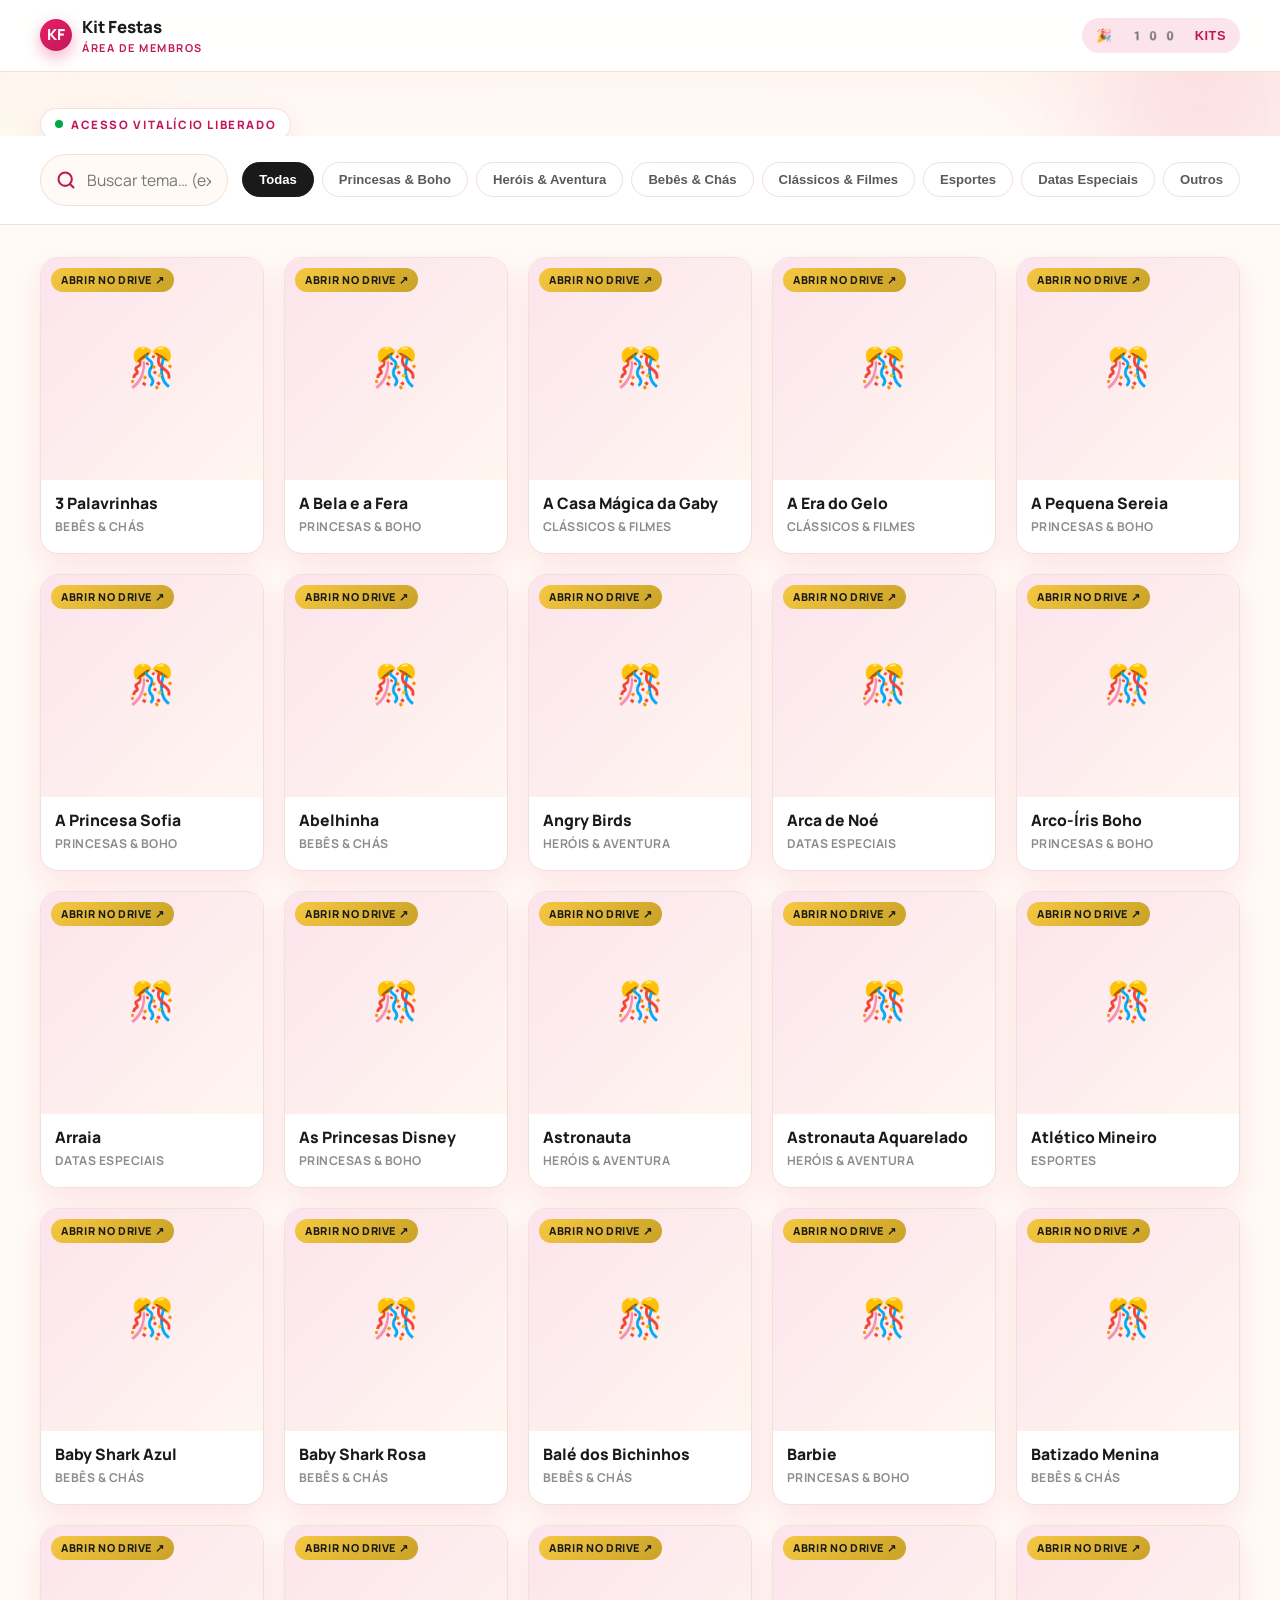
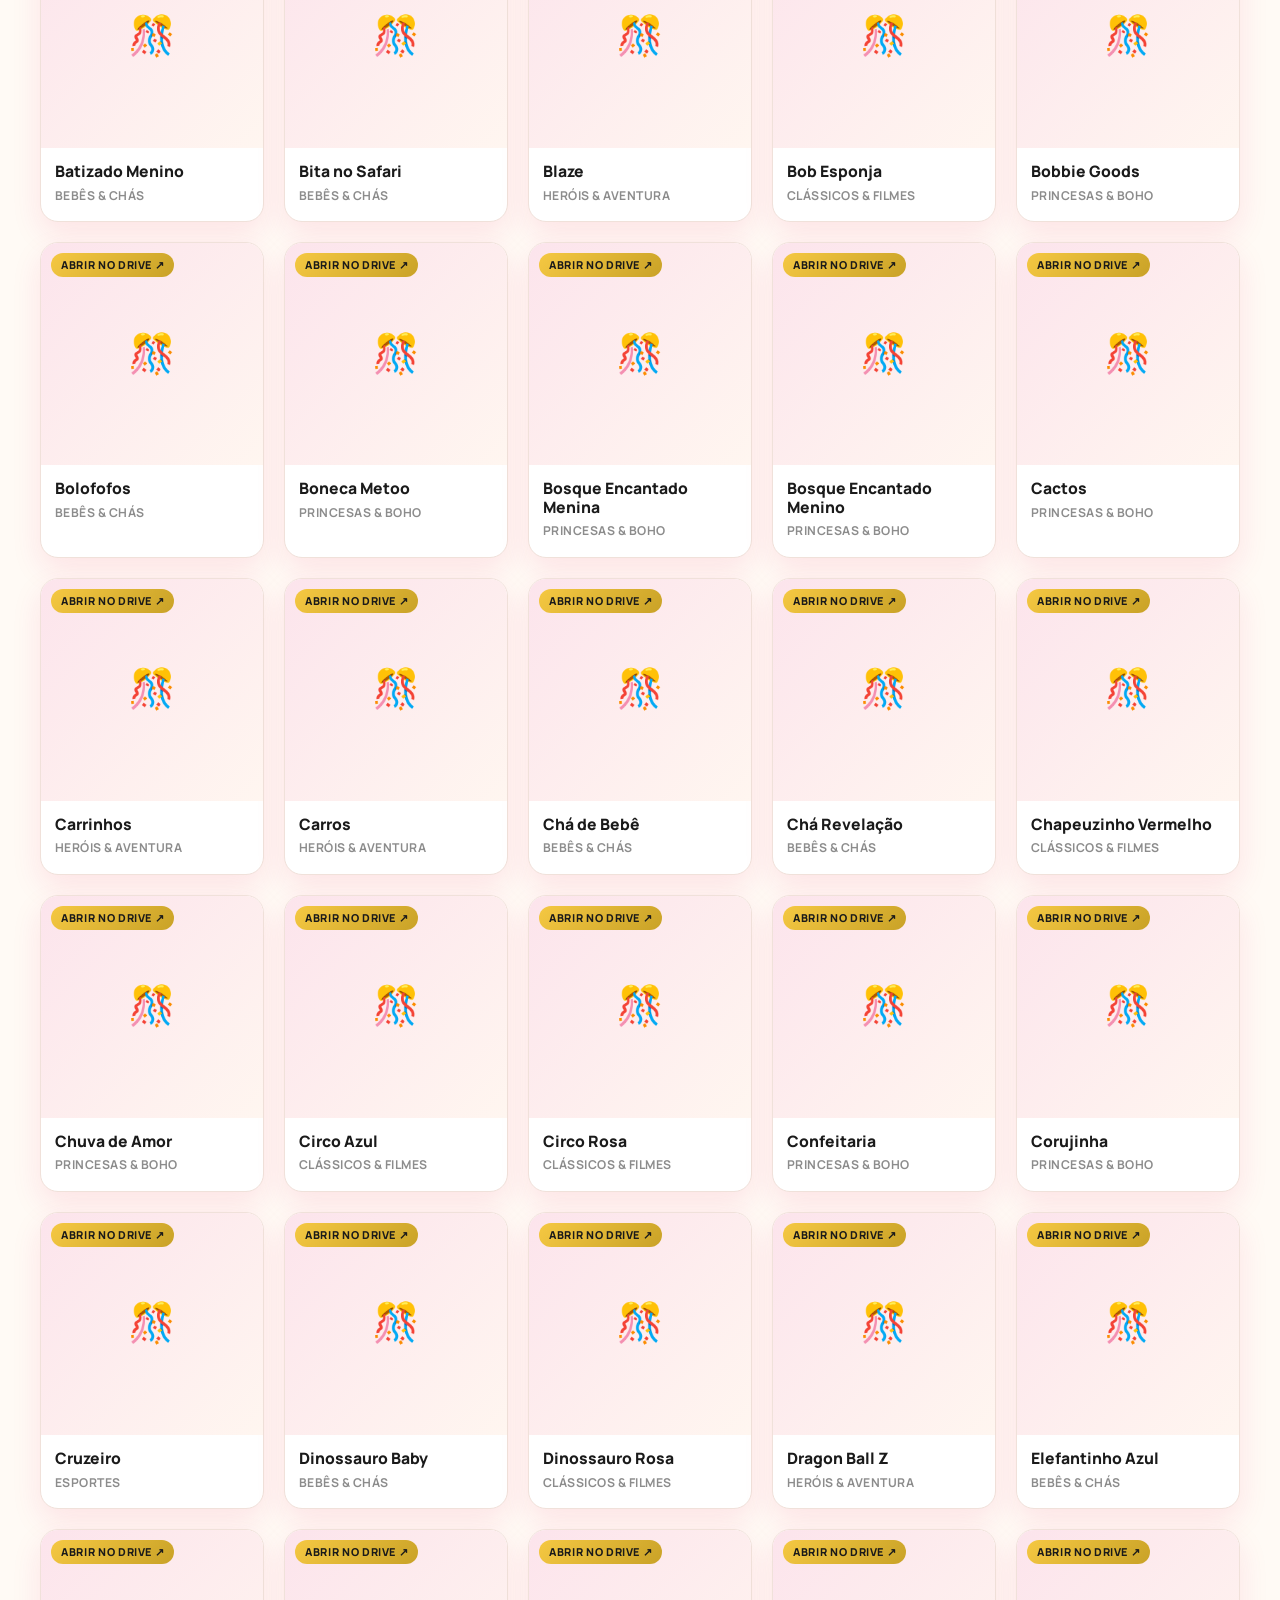
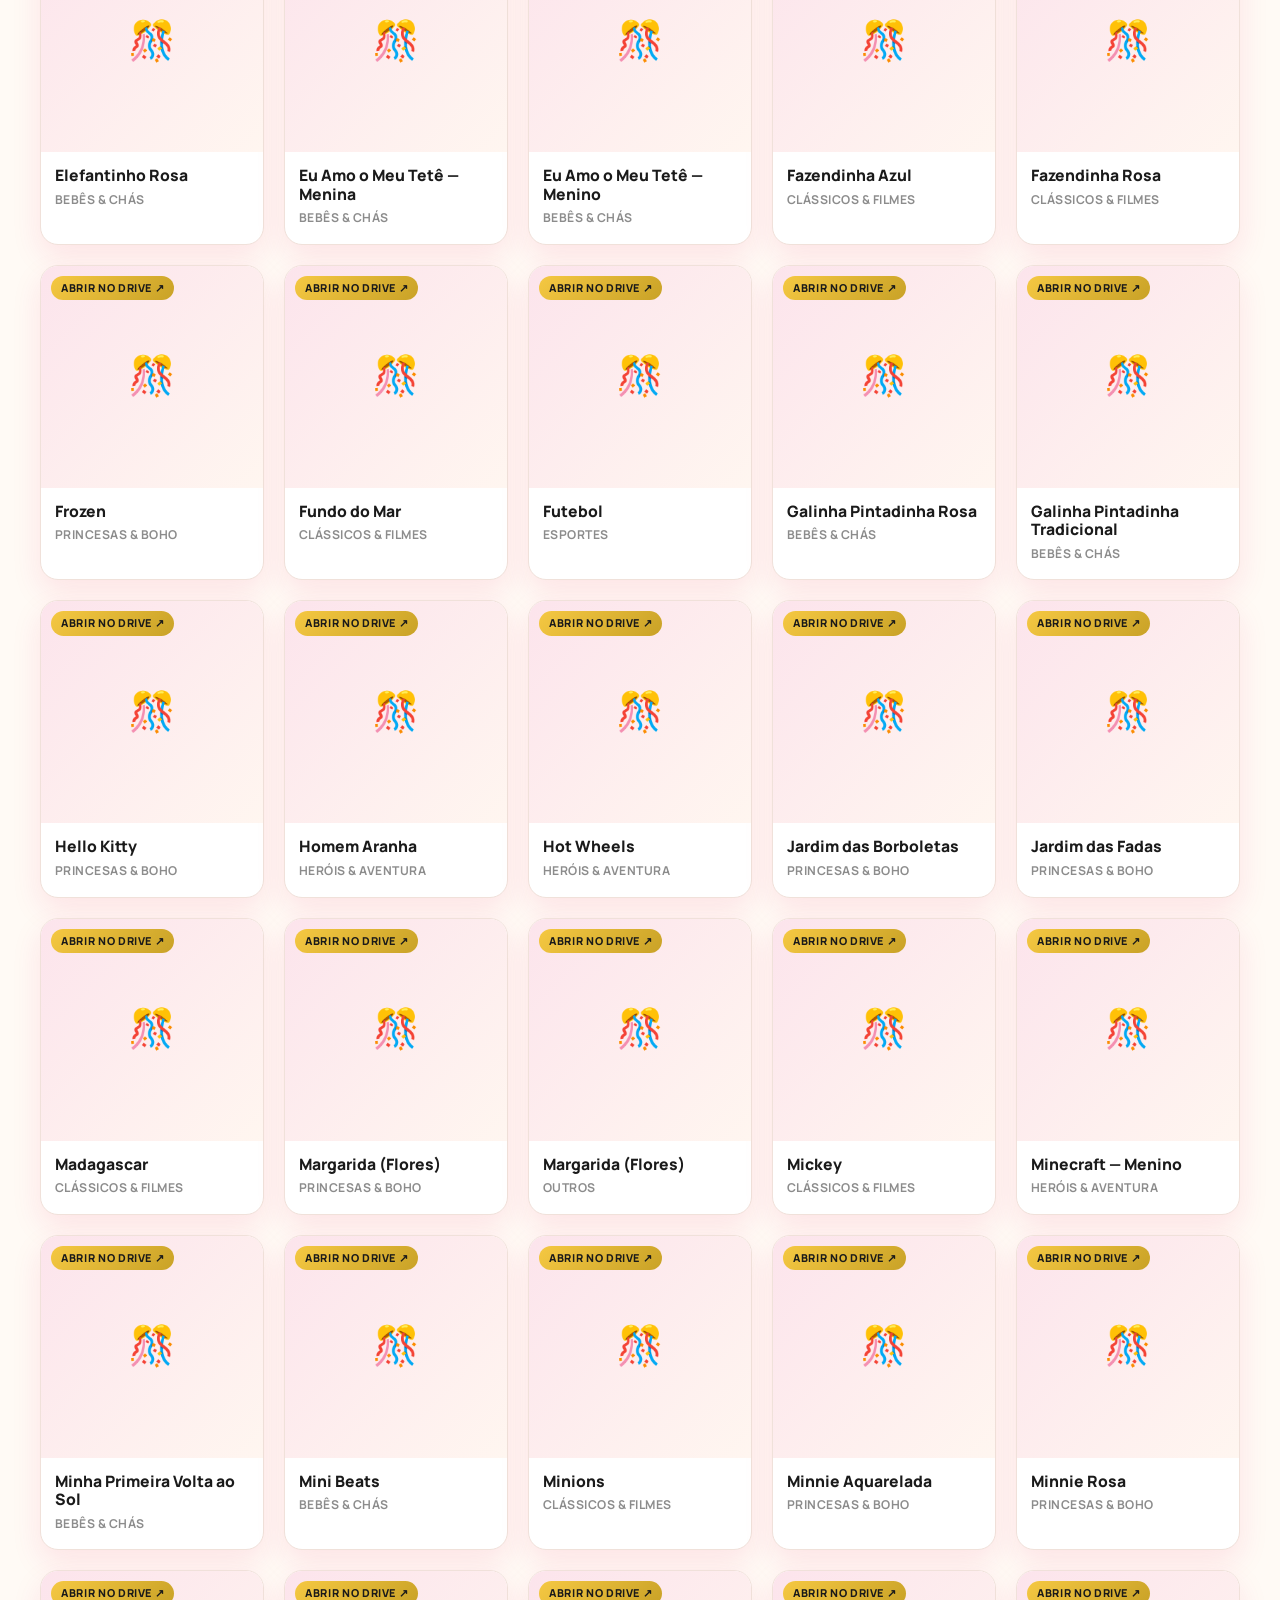
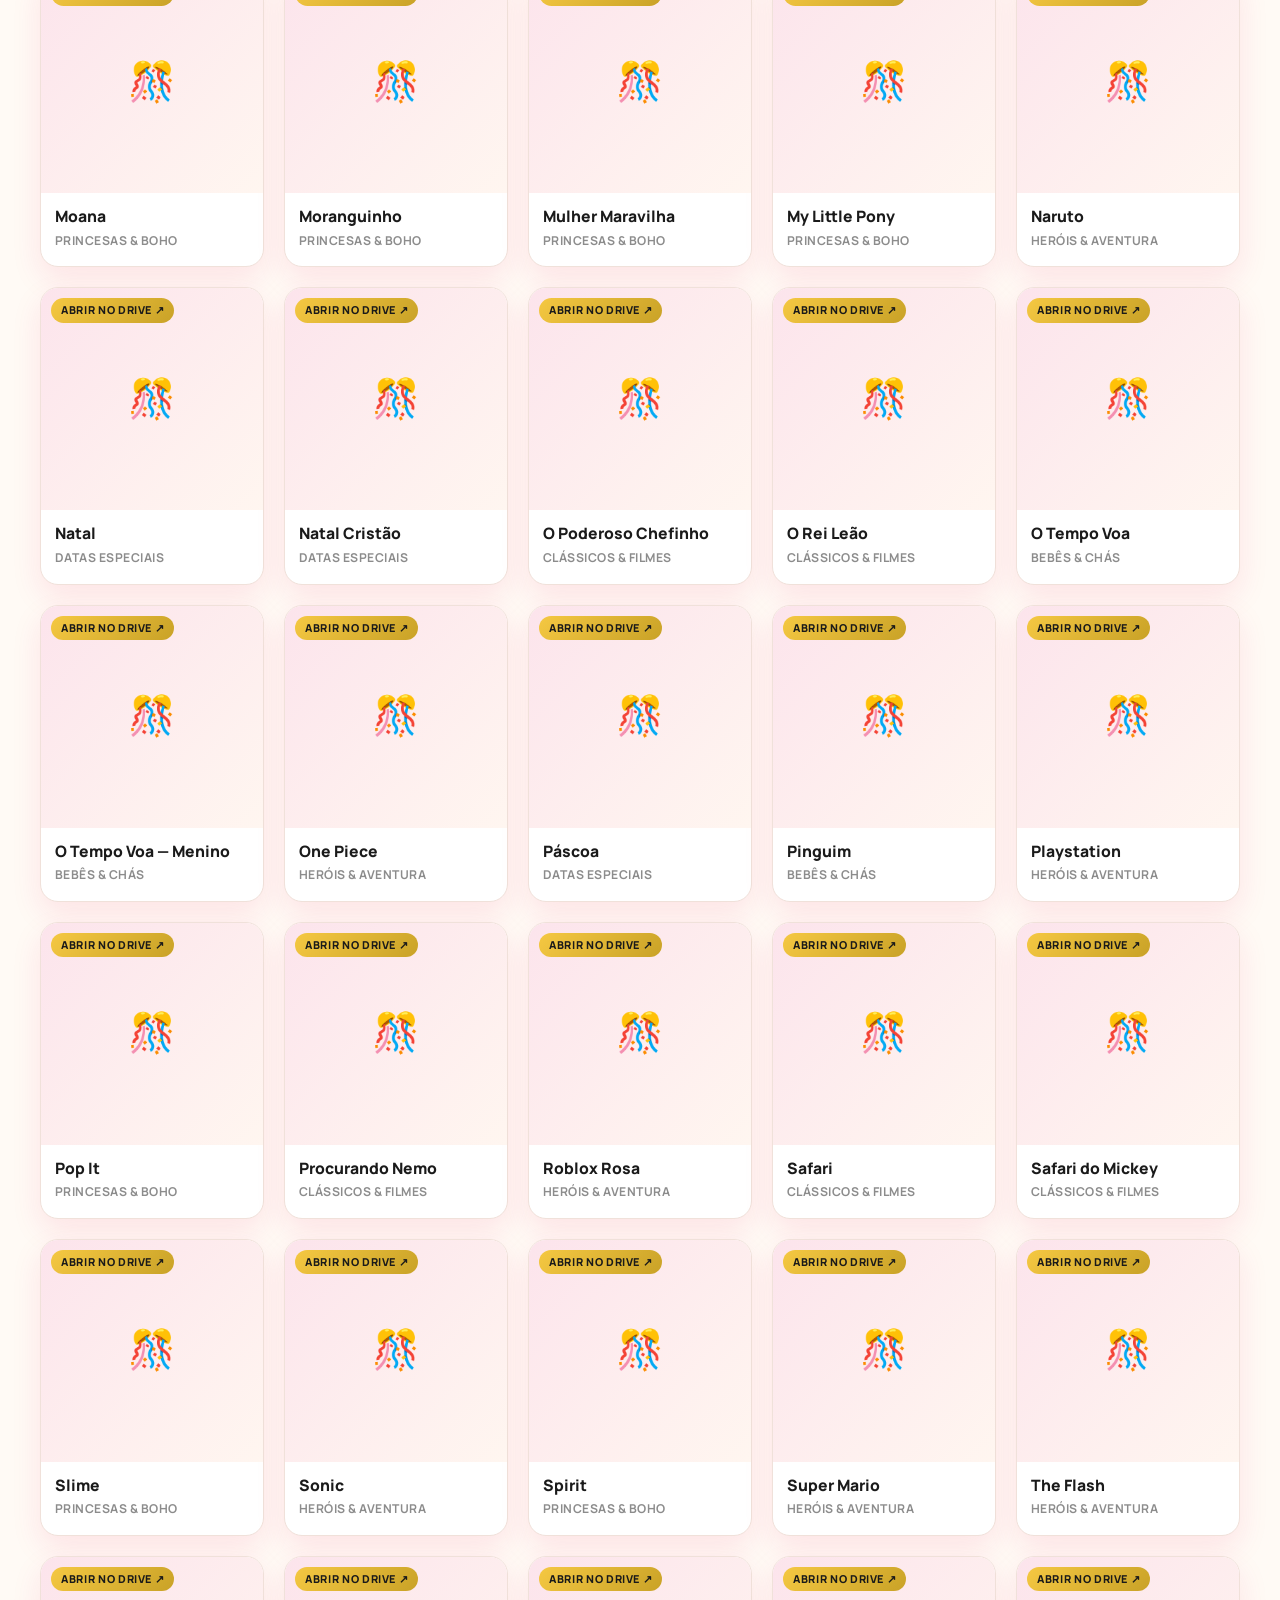
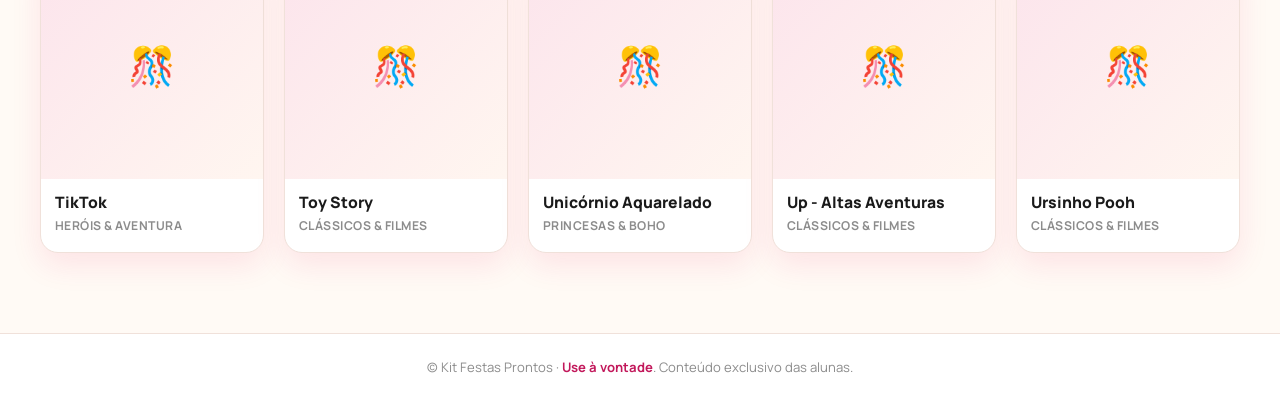
<file: membros/index.html>
<!DOCTYPE html>
<html lang="pt-BR">

<head>
    <meta charset="UTF-8">
    <meta name="viewport" content="width=device-width, initial-scale=1" />
    <title>Meus Kits · Área de Membros · Kit Festas</title>
    <meta name="robots" content="noindex,nofollow">
    <link rel="preconnect" href="https://fonts.googleapis.com">
    <link rel="preconnect" href="https://fonts.gstatic.com" crossorigin>
    <link
        href="https://fonts.googleapis.com/css2?family=Manrope:wght@400;500;600;700;800;900&family=Open+Sans:wght@400;500;600;700&display=swap"
        rel="stylesheet">
    <link rel="stylesheet" href="styles.css">
</head>

<body>
    <header class="kf-header">
        <div class="container">
            <div class="row">
                <a class="kf-logo" href="index.html">
                    <span class="dot">KF</span>
                    <span>Kit Festas
                        <small>Área de Membros</small>
                    </span>
                </a>
                <div class="kf-header-actions">
                    <span class="kf-chip-soft apple-emoji">🎉 100 Kits</span>
                </div>
            </div>
        </div>
    </header>

    <section class="dash-hero">
        <div class="blob pink"></div>
        <div class="blob gold"></div>
        <div class="container">
            <span class="dash-eyebrow reveal"><span class="pulse"></span> Acesso vitalício liberado</span>
            <h1 class="dash-title reveal">Seu acervo de festa <span style="background:var(--brand);color:#fff;padding:2px 12px;border-radius:6px;">pronto para vender</span></h1>
            <p class="dash-sub reveal">Escolha um tema abaixo e abra a pasta no Google Drive com todos os moldes, papéis digitais e imagens. Tudo organizado para você imprimir hoje e <b>entregar amanhã</b>.</p>

            <div class="dash-stats reveal">
                <div class="dash-stat">
                    <div class="num" id="statThemes">—</div>
                    <div class="lbl">Temas</div>
                </div>
                <div class="dash-stat">
                    <div class="num">PDF</div>
                    <div class="lbl">Moldes prontos</div>
                </div>
                <div class="dash-stat">
                    <div class="num">JPG</div>
                    <div class="lbl">Papéis digitais</div>
                </div>
                <div class="dash-stat">
                    <div class="num">PNG</div>
                    <div class="lbl">Imagens</div>
                </div>
            </div>
        </div>
    </section>

    <section class="dash-tools">
        <div class="container">
            <div class="row">
                <div class="search-wrap">
                    <svg width="20" height="20" viewBox="0 0 24 24" fill="none" stroke="currentColor" stroke-width="2.5" stroke-linecap="round" stroke-linejoin="round"><circle cx="11" cy="11" r="8"></circle><path d="m21 21-4.3-4.3"></path></svg>
                    <input type="text" id="search" placeholder="Buscar tema… (ex: Barbie, Mickey, Chá de Bebê)">
                </div>
                <div class="chip-row" id="chips"></div>
            </div>
        </div>
    </section>

    <section class="dash-content">
        <div class="container">
            <div id="grid" class="themes-grid"></div>
            <div id="emptyState" class="empty-state" style="display:none;">
                <div class="emoji apple-emoji">🔎</div>
                <h3 style="font-weight:900; margin-bottom:6px;">Nenhum tema encontrado</h3>
                <p>Tente outro termo ou troque a categoria.</p>
            </div>
        </div>
    </section>

    <footer class="kf-footer">
        <div class="container">© Kit Festas Prontos · <b>Use à vontade</b>. Conteúdo exclusivo das alunas.</div>
    </footer>

    <script src="manifest.js"></script>
    <script src="app.js"></script>
    <script>
        let state = { themes: [], filtered: [], cat: 'todas', q: '' };

        function render() {
            const grid = document.getElementById('grid');
            const empty = document.getElementById('emptyState');
            const q = state.q.toLowerCase().trim();
            const filtered = state.themes.filter(t => {
                if (state.cat !== 'todas' && t.category !== state.cat) return false;
                if (q && !t.name.toLowerCase().includes(q)) return false;
                return true;
            });

            grid.innerHTML = '';
            if (filtered.length === 0) { empty.style.display = 'block'; return; }
            empty.style.display = 'none';

            const frag = document.createDocumentFragment();
            filtered.forEach((t, i) => {
                const card = document.createElement('a');
                card.className = 'theme-card';
                card.href = t.driveUrl;
                card.target = '_blank';
                card.rel = 'noopener noreferrer';
                card.style.animationDelay = `${Math.min(i * 30, 400)}ms`;

                const cover = document.createElement('div');
                cover.className = 'theme-cover';
                const ph = document.createElement('div');
                ph.className = 'placeholder apple-emoji';
                ph.textContent = '🎊';
                cover.appendChild(ph);

                const badge = document.createElement('span');
                badge.className = 'theme-badge full';
                badge.textContent = 'Abrir no Drive ↗';
                cover.appendChild(badge);

                const meta = document.createElement('div');
                meta.className = 'theme-meta';
                meta.innerHTML = `<div class="theme-name">${t.name}</div><div class="theme-cat">${categoryLabel(t.category)}</div>`;

                card.appendChild(cover);
                card.appendChild(meta);
                frag.appendChild(card);
            });
            grid.appendChild(frag);
        }

        function categoryLabel(id) {
            const c = (KF.manifest.categories || []).find(x => x.id === id);
            return c ? c.label : 'Outros';
        }

        function renderChips() {
            const wrap = document.getElementById('chips');
            wrap.innerHTML = '';
            KF.manifest.categories.forEach(c => {
                const b = document.createElement('button');
                b.type = 'button';
                b.className = 'chip' + (c.id === state.cat ? ' active' : '');
                b.textContent = c.label;
                b.addEventListener('click', () => { state.cat = c.id; renderChips(); render(); });
                wrap.appendChild(b);
            });
        }

        (async () => {
            const m = await KF.loadManifest();
            state.themes = m.themes;
            document.getElementById('statThemes').textContent = KF.fmt(m.themesCount);
            renderChips();
            render();
            KF.reveal();
        })();

        document.getElementById('search').addEventListener('input', (e) => {
            state.q = e.target.value; render();
        });
    </script>
</body>

</html>
</file>
<file: membros/styles.css>
/* ===== Área de Membros — Kit Festas =====
   Identidade visual herdada de /lp/index.html
   Rosa #E91E63 + Dourado #F5C842 + Creme #FFF6F0
================================================= */

:root {
    --brand: #E91E63;
    --brand-dark: #C2185B;
    --brand-soft: #FCE4EC;
    --gold: #F5C842;
    --gold-dark: #C9A227;
    --cream: #FFF6F0;
    --bg-soft: #FFFAF5;
    --ink: #1A1A1A;
    --ink-soft: #5A5A5A;
    --muted: #8C8C8C;
    --line: #F0E1DA;
    --green: #00A847;
    --green-dark: #008638;
    --red: #DC2626;

    --shadow-soft: 0 12px 30px rgba(233, 30, 99, 0.10);
    --shadow-card: 0 16px 40px rgba(26, 26, 26, 0.08);
    --shadow-cta: 0 14px 30px rgba(245, 200, 66, 0.45);
    --radius-card: 18px;
    --radius-pill: 9999px;
}

* { margin: 0; padding: 0; box-sizing: border-box; }

html, body { height: 100%; }

body {
    font-family: 'Manrope', sans-serif;
    background: var(--bg-soft);
    color: var(--ink);
    line-height: 1.5;
    -webkit-font-smoothing: antialiased;
    min-height: 100vh;
    display: flex;
    flex-direction: column;
}

img { max-width: 100%; height: auto; display: block; }

a { color: inherit; text-decoration: none; }

.container { max-width: 1240px; margin: 0 auto; padding: 0 20px; width: 100%; }

.apple-emoji {
    font-family: "Apple Color Emoji", "Segoe UI Emoji", "Noto Color Emoji", sans-serif;
}

/* ===== Reveal ===== */
.reveal {
    opacity: 0;
    transform: translateY(24px);
    transition: opacity .6s cubic-bezier(.4,0,.2,1), transform .6s cubic-bezier(.4,0,.2,1);
}
.reveal.visible { opacity: 1; transform: none; }

/* ===== Header ===== */
.kf-header {
    background: #fff;
    border-bottom: 1px solid var(--line);
    position: sticky;
    top: 0;
    z-index: 50;
    backdrop-filter: saturate(140%) blur(8px);
    background: rgba(255,255,255,0.92);
}

.kf-header .row {
    display: flex; align-items: center; justify-content: space-between;
    gap: 16px;
    padding: 14px 0;
}

.kf-logo {
    display: flex; align-items: center; gap: 10px;
    font-weight: 900; font-size: 1.05rem;
    color: var(--ink);
}
.kf-logo .dot {
    width: 32px; height: 32px; border-radius: 9999px;
    background: linear-gradient(135deg, var(--brand), var(--brand-dark));
    display: grid; place-items: center;
    color: #fff; font-weight: 900; font-size: .95rem;
    box-shadow: 0 6px 16px rgba(233,30,99,.35);
}
.kf-logo small {
    display: block; font-size: .68rem; font-weight: 700;
    color: var(--brand-dark); letter-spacing: .14em; text-transform: uppercase;
    margin-top: 1px;
}

.kf-header-actions { display: flex; align-items: center; gap: 12px; }

.kf-chip-soft {
    display: inline-flex; align-items: center; gap: 6px;
    padding: 8px 14px;
    border-radius: var(--radius-pill);
    background: var(--brand-soft);
    color: var(--brand-dark);
    font-weight: 800;
    font-size: .8rem;
    letter-spacing: .04em;
    text-transform: uppercase;
}

.kf-link {
    color: var(--ink-soft);
    font-weight: 700;
    font-size: .9rem;
    cursor: pointer;
    background: none; border: none;
    padding: 8px 12px;
    border-radius: 9999px;
    transition: background .2s, color .2s;
}
.kf-link:hover { background: var(--brand-soft); color: var(--brand-dark); }

/* ===== Buttons ===== */
.btn-cta {
    display: inline-flex; align-items: center; justify-content: center;
    gap: 10px;
    padding: 16px 26px;
    border-radius: var(--radius-pill);
    background: linear-gradient(180deg, var(--gold) 0%, var(--gold-dark) 100%);
    color: var(--ink);
    font-weight: 900; font-size: 1rem;
    border: none; cursor: pointer;
    box-shadow: var(--shadow-cta);
    transition: transform .15s ease, box-shadow .15s ease;
    text-align: center;
    letter-spacing: .01em;
}
.btn-cta:hover { transform: translateY(-2px); box-shadow: 0 18px 40px rgba(245,200,66,.55); }
.btn-cta:active { transform: translateY(0); }

.btn-cta.brand {
    background: linear-gradient(180deg, var(--brand) 0%, var(--brand-dark) 100%);
    color: #fff;
    box-shadow: 0 14px 30px rgba(233,30,99,.35);
}
.btn-cta.brand:hover { box-shadow: 0 18px 40px rgba(233,30,99,.45); }

.btn-ghost {
    display: inline-flex; align-items: center; justify-content: center;
    gap: 8px;
    padding: 12px 20px;
    border-radius: var(--radius-pill);
    background: #fff;
    color: var(--ink);
    font-weight: 800; font-size: .92rem;
    border: 1.5px solid var(--line);
    cursor: pointer;
    transition: border-color .2s, transform .15s, color .2s;
}
.btn-ghost:hover { border-color: var(--brand); color: var(--brand-dark); transform: translateY(-1px); }

.btn-block { width: 100%; }

/* ===== Decorative blobs ===== */
.blob {
    position: absolute; border-radius: 9999px;
    filter: blur(60px); opacity: .55; pointer-events: none;
}
.blob.pink { background: radial-gradient(circle, rgba(233,30,99,.35) 0%, transparent 70%); }
.blob.gold { background: radial-gradient(circle, rgba(245,200,66,.40) 0%, transparent 70%); }

/* ===== Login page ===== */
.login-shell {
    flex: 1;
    position: relative;
    overflow: hidden;
    background: linear-gradient(180deg, var(--cream) 0%, #fff 60%, var(--bg-soft) 100%);
    display: grid;
    place-items: center;
    padding: 60px 20px;
}
.login-shell .blob.pink { width: 420px; height: 420px; top: -120px; right: -100px; }
.login-shell .blob.gold { width: 360px; height: 360px; bottom: -120px; left: -120px; }

.login-card {
    position: relative;
    width: 100%;
    max-width: 460px;
    background: #fff;
    border-radius: 28px;
    padding: 36px 28px 32px;
    box-shadow: var(--shadow-card);
    border: 1px solid var(--line);
    z-index: 1;
}

.login-seal {
    position: absolute;
    top: -38px; right: -18px;
    width: 110px; aspect-ratio: 1; border-radius: 9999px;
    background: linear-gradient(135deg, var(--gold), var(--gold-dark));
    display: grid; place-items: center;
    color: var(--ink);
    font-weight: 900; text-align: center;
    padding: 12px;
    line-height: 1.15; font-size: .72rem;
    filter: drop-shadow(0 10px 20px rgba(245,200,66,.45));
    transform: rotate(-12deg);
    z-index: 2;
}

.login-eyebrow {
    display: inline-block;
    background: var(--brand-soft); color: var(--brand-dark);
    padding: 6px 14px;
    border-radius: 9999px;
    font-weight: 800; font-size: .72rem; letter-spacing: .14em;
    text-transform: uppercase;
    margin-bottom: 14px;
}

.login-title {
    font-size: clamp(1.5rem, 4vw, 2rem);
    font-weight: 900;
    line-height: 1.15;
    margin-bottom: 8px;
}
.login-title .hl { background: var(--brand); color: #fff; padding: 2px 10px; border-radius: 4px; }

.login-sub {
    color: var(--ink-soft);
    font-size: .98rem;
    margin-bottom: 24px;
}

.field {
    display: block;
    margin-bottom: 14px;
}
.field label {
    display: block; font-weight: 800; font-size: .8rem;
    color: var(--ink); margin-bottom: 8px;
    letter-spacing: .04em; text-transform: uppercase;
}
.field input {
    width: 100%;
    border: 1.5px solid var(--line);
    background: #fff;
    padding: 14px 16px;
    border-radius: 14px;
    font-size: 1rem; font-family: inherit;
    color: var(--ink);
    transition: border-color .15s, box-shadow .15s;
}
.field input:focus {
    outline: none;
    border-color: var(--brand);
    box-shadow: 0 0 0 4px rgba(233,30,99,.12);
}

.login-foot {
    margin-top: 18px;
    font-size: .82rem;
    color: var(--muted);
    text-align: center;
}

.login-error {
    background: #FEF2F2;
    color: var(--red);
    border: 1px solid #FCA5A5;
    padding: 10px 14px;
    border-radius: 12px;
    font-weight: 700;
    font-size: .88rem;
    margin-bottom: 14px;
    display: none;
}
.login-error.visible { display: block; }

/* ===== Dashboard hero ===== */
.dash-hero {
    position: relative;
    background: linear-gradient(180deg, var(--cream) 0%, var(--bg-soft) 100%);
    padding: 36px 0 28px;
    overflow: hidden;
}
.dash-hero .blob.pink { width: 320px; height: 320px; top: -120px; right: -80px; }
.dash-hero .blob.gold { width: 280px; height: 280px; top: 40px; left: -100px; }

.dash-hero .container { position: relative; z-index: 1; }

.dash-eyebrow {
    display: inline-flex; gap: 8px; align-items: center;
    background: #fff;
    border: 1px solid var(--line);
    color: var(--brand-dark);
    padding: 7px 14px;
    border-radius: 9999px;
    font-weight: 800; font-size: .72rem; letter-spacing: .14em;
    text-transform: uppercase;
    box-shadow: var(--shadow-soft);
}
.dash-eyebrow .pulse { width: 8px; height: 8px; border-radius: 9999px; background: var(--green); box-shadow: 0 0 0 0 rgba(0,168,71,.6); animation: pulse 1.6s infinite; }
@keyframes pulse {
  0% { box-shadow: 0 0 0 0 rgba(0,168,71,.55); }
  70% { box-shadow: 0 0 0 12px rgba(0,168,71,0); }
  100% { box-shadow: 0 0 0 0 rgba(0,168,71,0); }
}

.dash-title {
    font-size: clamp(1.6rem, 4vw, 2.6rem);
    font-weight: 900;
    line-height: 1.1;
    margin: 14px 0 8px;
}
.dash-sub {
    color: var(--ink-soft);
    font-size: 1rem;
    max-width: 640px;
}

.dash-stats {
    display: grid;
    grid-template-columns: repeat(2, 1fr);
    gap: 12px;
    margin-top: 22px;
}
@media(min-width: 720px) {
    .dash-stats { grid-template-columns: repeat(4, 1fr); max-width: 720px; }
}
.dash-stat {
    background: #fff;
    border: 1px solid var(--line);
    border-radius: 14px;
    padding: 14px 16px;
    box-shadow: var(--shadow-soft);
}
.dash-stat .num { font-weight: 900; font-size: 1.5rem; color: var(--brand-dark); line-height: 1; }
.dash-stat .lbl { font-weight: 700; font-size: .78rem; color: var(--ink-soft); margin-top: 6px; letter-spacing: .04em; text-transform: uppercase; }

/* ===== Search / filters ===== */
.dash-tools {
    background: #fff;
    border-bottom: 1px solid var(--line);
    padding: 18px 0;
    position: sticky;
    top: 65px;
    z-index: 40;
}
.dash-tools .row { display: flex; flex-direction: column; gap: 14px; }
@media(min-width: 880px) {
    .dash-tools .row { flex-direction: row; align-items: center; }
}

.search-wrap {
    flex: 1;
    position: relative;
}
.search-wrap input {
    width: 100%;
    border: 1.5px solid var(--line);
    background: var(--bg-soft);
    padding: 14px 16px 14px 46px;
    border-radius: 9999px;
    font-size: .98rem; font-family: inherit;
    color: var(--ink);
    transition: border-color .15s, background .15s;
}
.search-wrap input:focus { outline: none; border-color: var(--brand); background: #fff; }
.search-wrap svg { position: absolute; top: 50%; left: 16px; transform: translateY(-50%); color: var(--brand-dark); }

.chip-row {
    display: flex; gap: 8px;
    overflow-x: auto;
    -webkit-overflow-scrolling: touch;
    padding: 4px 0;
    scrollbar-width: none;
}
.chip-row::-webkit-scrollbar { display: none; }

.chip {
    flex-shrink: 0;
    padding: 9px 16px;
    border-radius: 9999px;
    border: 1.5px solid var(--line);
    background: #fff;
    color: var(--ink-soft);
    font-weight: 800; font-size: .82rem;
    cursor: pointer;
    white-space: nowrap;
    transition: all .15s;
}
.chip:hover { color: var(--brand-dark); border-color: var(--brand); }
.chip.active {
    background: var(--ink);
    color: #fff;
    border-color: var(--ink);
}

/* ===== Theme grid ===== */
.dash-content {
    padding: 32px 0 80px;
    flex: 1;
}

.themes-grid {
    display: grid;
    grid-template-columns: repeat(2, 1fr);
    gap: 14px;
}
@media(min-width: 600px) { .themes-grid { grid-template-columns: repeat(3, 1fr); gap: 18px; } }
@media(min-width: 900px) { .themes-grid { grid-template-columns: repeat(4, 1fr); gap: 20px; } }
@media(min-width: 1180px) { .themes-grid { grid-template-columns: repeat(5, 1fr); } }

.theme-card {
    background: #fff;
    border-radius: var(--radius-card);
    overflow: hidden;
    border: 1px solid var(--line);
    box-shadow: var(--shadow-soft);
    cursor: pointer;
    transition: transform .25s cubic-bezier(.4,0,.2,1), box-shadow .25s, border-color .15s;
    display: flex; flex-direction: column;
    text-decoration: none; color: inherit;
}
.theme-card:hover { transform: translateY(-4px); box-shadow: 0 22px 50px rgba(233,30,99,.18); border-color: var(--brand); }

.theme-cover {
    aspect-ratio: 1;
    background: linear-gradient(135deg, var(--brand-soft) 0%, var(--cream) 100%);
    position: relative;
    overflow: hidden;
    display: grid; place-items: center;
}
.theme-cover img {
    width: 100%; height: 100%; object-fit: cover;
    transition: transform .4s cubic-bezier(.4,0,.2,1);
}
.theme-card:hover .theme-cover img { transform: scale(1.06); }

.theme-cover .placeholder {
    color: var(--brand-dark);
    font-weight: 900;
    font-size: 2.4rem;
    text-align: center;
    padding: 24px;
    line-height: 1;
}

.theme-badge {
    position: absolute;
    top: 10px; left: 10px;
    background: rgba(255,255,255,.94);
    color: var(--brand-dark);
    padding: 4px 10px;
    border-radius: 9999px;
    font-weight: 800; font-size: .68rem;
    letter-spacing: .06em; text-transform: uppercase;
    backdrop-filter: blur(4px);
}
.theme-badge.empty { background: rgba(26,26,26,.78); color: #fff; }
.theme-badge.full {
    background: linear-gradient(135deg, var(--gold), var(--gold-dark));
    color: var(--ink);
}

.theme-meta {
    padding: 14px 14px 16px;
    display: flex; flex-direction: column; gap: 6px;
}
.theme-name { font-weight: 900; font-size: .98rem; line-height: 1.2; }
.theme-cat { font-size: .76rem; color: var(--muted); font-weight: 700; letter-spacing: .04em; text-transform: uppercase; }

.empty-state {
    text-align: center;
    padding: 80px 20px;
    color: var(--ink-soft);
}
.empty-state .emoji { font-size: 3rem; margin-bottom: 12px; }

/* ===== Theme detail ===== */
.tema-back {
    display: inline-flex; align-items: center; gap: 8px;
    color: var(--brand-dark);
    font-weight: 800; font-size: .9rem;
    margin: 24px 0 16px;
    transition: color .15s, transform .15s;
}
.tema-back:hover { color: var(--brand); transform: translateX(-2px); }

.tema-hero {
    background: #fff;
    border-radius: 28px;
    padding: 24px;
    border: 1px solid var(--line);
    box-shadow: var(--shadow-card);
    display: grid;
    gap: 24px;
    grid-template-columns: 1fr;
    margin-bottom: 28px;
}
@media(min-width: 768px) {
    .tema-hero {
        grid-template-columns: 280px 1fr;
        align-items: center;
        padding: 28px;
        gap: 32px;
    }
}

.tema-hero-cover {
    aspect-ratio: 1;
    border-radius: 20px;
    overflow: hidden;
    background: linear-gradient(135deg, var(--brand-soft), var(--cream));
    border: 1px solid var(--line);
}
.tema-hero-cover img { width: 100%; height: 100%; object-fit: cover; }

.tema-hero-info .eyebrow {
    display: inline-block;
    background: var(--brand-soft); color: var(--brand-dark);
    padding: 6px 12px; border-radius: 9999px;
    font-weight: 800; font-size: .7rem; letter-spacing: .14em;
    text-transform: uppercase;
    margin-bottom: 12px;
}
.tema-hero-info h1 {
    font-size: clamp(1.6rem, 4vw, 2.4rem);
    font-weight: 900; line-height: 1.1;
    margin-bottom: 14px;
}
.tema-hero-info .tags {
    display: flex; flex-wrap: wrap; gap: 8px;
    margin-top: 12px;
}
.tema-tag {
    display: inline-flex; align-items: center; gap: 6px;
    background: var(--bg-soft);
    border: 1px solid var(--line);
    padding: 7px 14px;
    border-radius: 9999px;
    font-weight: 800; font-size: .8rem;
    color: var(--ink-soft);
}
.tema-tag b { color: var(--brand-dark); }

/* sections */
.section {
    background: #fff;
    border-radius: 24px;
    padding: 22px;
    border: 1px solid var(--line);
    margin-bottom: 22px;
    box-shadow: var(--shadow-soft);
}
@media(min-width: 768px) { .section { padding: 28px; } }

.section-head {
    display: flex; align-items: center; justify-content: space-between;
    gap: 14px;
    margin-bottom: 18px;
    flex-wrap: wrap;
}
.section-title {
    display: flex; align-items: center; gap: 12px;
    font-weight: 900; font-size: 1.15rem;
}
.section-title .dot {
    width: 36px; height: 36px; border-radius: 12px;
    background: linear-gradient(135deg, var(--brand-soft), #fff);
    color: var(--brand-dark);
    display: grid; place-items: center;
    font-size: 1.1rem;
}
.section-title small {
    display: block; font-weight: 700; font-size: .72rem;
    color: var(--muted); margin-top: 2px;
    letter-spacing: .04em; text-transform: uppercase;
}

.gallery-grid {
    display: grid;
    grid-template-columns: repeat(2, 1fr);
    gap: 10px;
}
@media(min-width: 540px) { .gallery-grid { grid-template-columns: repeat(3, 1fr); gap: 12px; } }
@media(min-width: 900px) { .gallery-grid { grid-template-columns: repeat(4, 1fr); } }
@media(min-width: 1100px) { .gallery-grid { grid-template-columns: repeat(5, 1fr); gap: 14px; } }

.gallery-item {
    position: relative;
    aspect-ratio: 1;
    border-radius: 14px;
    overflow: hidden;
    background: var(--bg-soft);
    border: 1px solid var(--line);
    cursor: zoom-in;
    transition: transform .2s, box-shadow .2s;
}
.gallery-item:hover { transform: translateY(-2px); box-shadow: 0 14px 30px rgba(0,0,0,.10); }
.gallery-item img { width: 100%; height: 100%; object-fit: cover; transition: transform .35s; }
.gallery-item:hover img { transform: scale(1.05); }
.gallery-item .download {
    position: absolute; right: 8px; bottom: 8px;
    width: 34px; height: 34px;
    border-radius: 9999px;
    background: rgba(255,255,255,.95);
    color: var(--brand-dark);
    display: grid; place-items: center;
    box-shadow: 0 6px 16px rgba(0,0,0,.15);
    cursor: pointer;
    transition: background .15s;
    z-index: 2;
}
.gallery-item .download:hover { background: var(--gold); color: var(--ink); }

.file-list {
    display: grid;
    grid-template-columns: 1fr;
    gap: 10px;
}
@media(min-width: 600px) { .file-list { grid-template-columns: 1fr 1fr; } }
@media(min-width: 1000px) { .file-list { grid-template-columns: 1fr 1fr 1fr; } }

.file-item {
    display: flex; align-items: center; gap: 12px;
    background: var(--bg-soft);
    border: 1px solid var(--line);
    border-radius: 14px;
    padding: 12px 14px;
    transition: border-color .15s, transform .15s, background .15s;
}
.file-item:hover { border-color: var(--brand); background: #fff; transform: translateY(-1px); }
.file-item .ico {
    width: 38px; height: 38px; border-radius: 10px;
    flex-shrink: 0;
    display: grid; place-items: center;
    font-weight: 900; font-size: .68rem;
    color: #fff;
}
.file-item .ico.pdf { background: linear-gradient(135deg, #ff5e5e, var(--red)); }
.file-item .ico.studio { background: linear-gradient(135deg, #6f6cff, #4f46e5); }
.file-item .ico.font { background: linear-gradient(135deg, #1A1A1A, #444); }
.file-item .name {
    flex: 1;
    font-weight: 700; font-size: .88rem;
    overflow: hidden; text-overflow: ellipsis; white-space: nowrap;
}
.file-item .download-mini {
    flex-shrink: 0;
    width: 36px; height: 36px;
    border-radius: 9999px;
    background: var(--brand);
    color: #fff;
    display: grid; place-items: center;
    transition: background .15s, transform .15s;
}
.file-item .download-mini:hover { background: var(--brand-dark); transform: scale(1.06); }

.empty-section {
    color: var(--muted);
    font-style: italic;
    padding: 18px;
    background: var(--bg-soft);
    border-radius: 12px;
    text-align: center;
    font-size: .92rem;
}

/* ===== Lightbox ===== */
.lightbox {
    position: fixed; inset: 0;
    background: rgba(0,0,0,.86);
    display: none;
    align-items: center; justify-content: center;
    z-index: 100;
    padding: 24px;
}
.lightbox.open { display: flex; }
.lightbox img { max-width: 95%; max-height: 88vh; object-fit: contain; border-radius: 8px; box-shadow: 0 20px 60px rgba(0,0,0,.6); }
.lightbox-close {
    position: absolute; top: 18px; right: 18px;
    width: 44px; height: 44px; border-radius: 9999px;
    background: rgba(255,255,255,.92);
    color: var(--ink);
    border: none; cursor: pointer;
    display: grid; place-items: center;
    font-size: 1.4rem; font-weight: 900;
}
.lightbox-actions {
    position: absolute; bottom: 24px; left: 50%; transform: translateX(-50%);
    display: flex; gap: 10px;
}

/* ===== Footer ===== */
.kf-footer {
    background: #fff;
    border-top: 1px solid var(--line);
    padding: 24px 0;
    text-align: center;
    color: var(--muted);
    font-size: .82rem;
}
.kf-footer b { color: var(--brand-dark); }

/* utility */
.sr-only { position: absolute; left: -9999px; }
</file>
